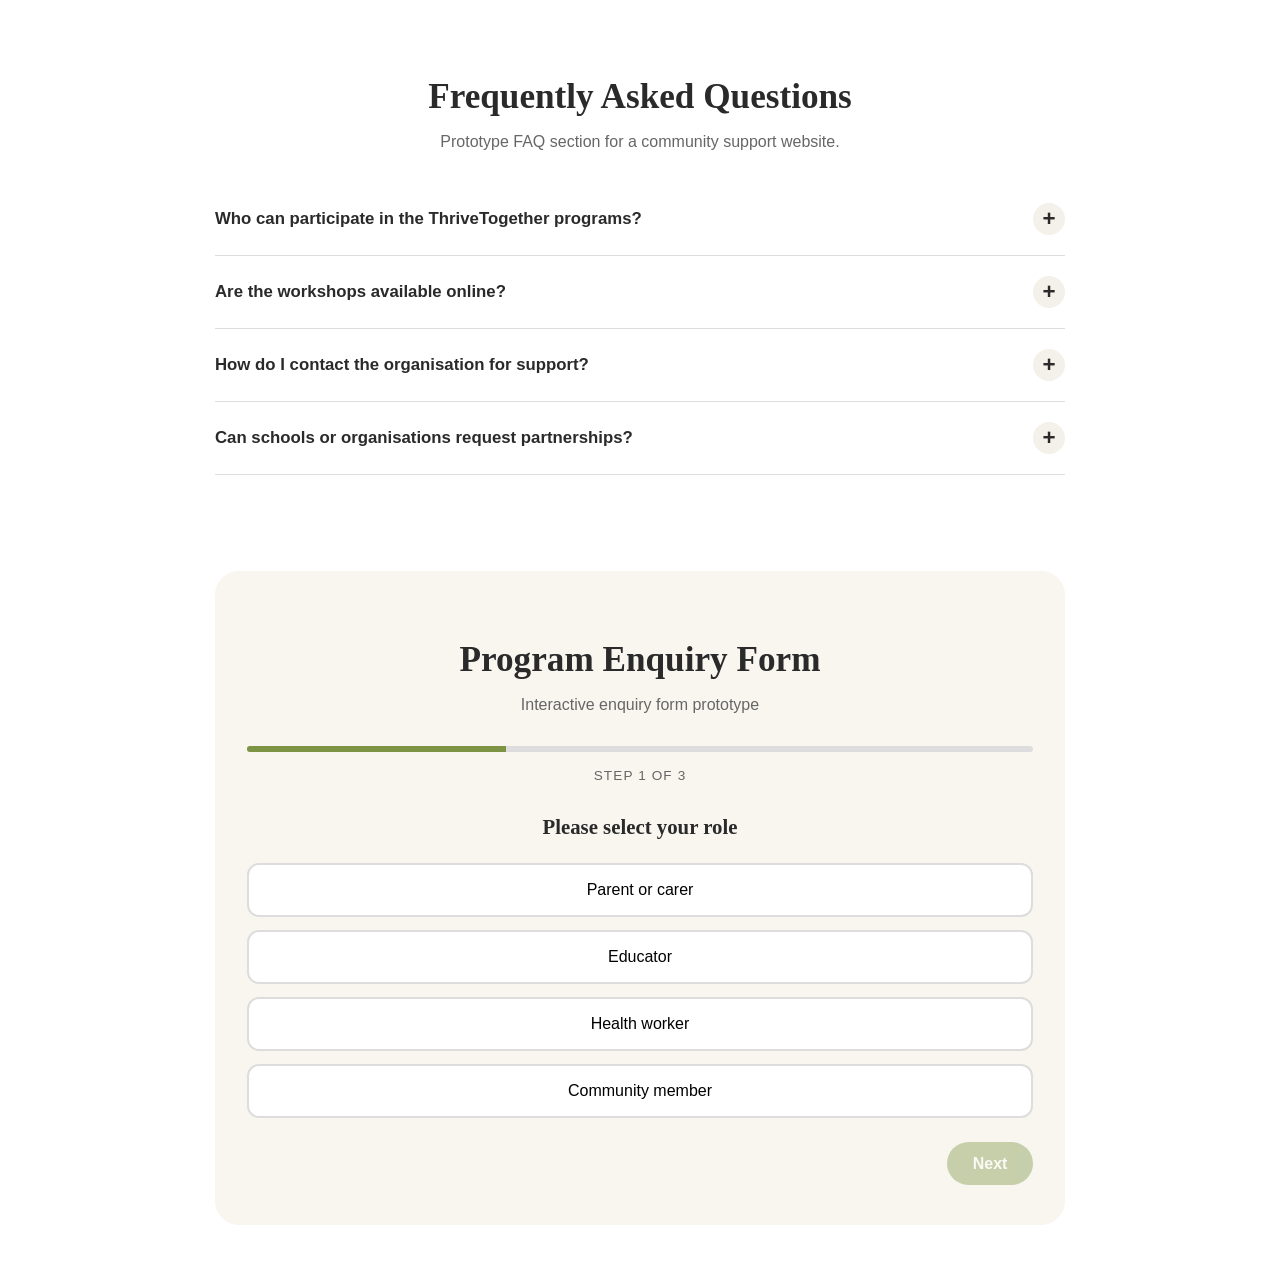
<file: index.html>
<!DOCTYPE html>
<html lang="en">
<head>
  <meta charset="UTF-8">
  <meta name="viewport" content="width=device-width, initial-scale=1.0">
  <title>Enquiry Form and FAQ</title>
  <link rel="stylesheet" href="styles.css">
  <script src="script.js" defer></script>
</head>
<body>

  <section class="tt-faq-wrap">
    <h1 class="tt-faq-title">Frequently Asked Questions</h1>
    <p class="tt-faq-subtitle">Prototype FAQ section for a community support website.</p>

    <div class="tt-faq-item">
      <button class="tt-faq-question" aria-expanded="false">
        <span>Who can participate in the ThriveTogether programs?</span>
        <span class="tt-faq-icon"></span>
      </button>
      <div class="tt-faq-answer">
        <div class="tt-faq-answer-inner">
          ThriveTogether programs are designed for Aboriginal and Torres Strait Islander children,
          families, carers, and community members seeking culturally safe educational and wellbeing support.
        </div>
      </div>
    </div>

    <div class="tt-faq-item">
      <button class="tt-faq-question" aria-expanded="false">
        <span>Are the workshops available online?</span>
        <span class="tt-faq-icon"></span>
      </button>
      <div class="tt-faq-answer">
        <div class="tt-faq-answer-inner">
          Selected workshops and community sessions can be accessed online depending on program availability,
          participant location, and staff capacity.
        </div>
      </div>
    </div>

    <div class="tt-faq-item">
      <button class="tt-faq-question" aria-expanded="false">
        <span>How do I contact the organisation for support?</span>
        <span class="tt-faq-icon"></span>
      </button>
      <div class="tt-faq-answer">
        <div class="tt-faq-answer-inner">
          Community members can contact the organisation through the enquiry form prototype to request
          information about programs, workshops, resources, or referral pathways.
        </div>
      </div>
    </div>

    <div class="tt-faq-item">
      <button class="tt-faq-question" aria-expanded="false">
        <span>Can schools or organisations request partnerships?</span>
        <span class="tt-faq-icon"></span>
      </button>
      <div class="tt-faq-answer">
        <div class="tt-faq-answer-inner">
          Yes. Schools, healthcare providers, and community organisations may submit partnership enquiries
          for collaborative programs, community events, training, or educational resources.
        </div>
      </div>
    </div>
  </section>

    <section class="tt-form-wrap">
    <div class="tt-form-box">
      <h1 class="tt-form-title">Program Enquiry Form</h1>
      <p class="tt-form-subtitle">Interactive enquiry form prototype</p>

      <div class="tt-progress">
        <div class="tt-progress-bar" id="progressBar"></div>
      </div>

      <div class="tt-step-count" id="stepCount">Step 1 of 3</div>

      <div class="tt-step" id="step1">
        <h2 class="tt-question">Please select your role</h2>

        <div class="tt-options" id="roleOptions">
          <button type="button" class="tt-option" data-value="Parent or carer">Parent or carer</button>
          <button type="button" class="tt-option" data-value="Educator">Educator</button>
          <button type="button" class="tt-option" data-value="Health worker">Health worker</button>
          <button type="button" class="tt-option" data-value="Community member">Community member</button>
        </div>

        <div class="tt-nav">
          <span></span>
          <button type="button" class="tt-btn" id="next1" disabled>Next</button>
        </div>
      </div>

      <div class="tt-step tt-hidden" id="step2">
        <h2 class="tt-question">Which area are you interested in?</h2>

        <div class="tt-options" id="programOptions">
          <button type="button" class="tt-option" data-value="Programs">Programs</button>
          <button type="button" class="tt-option" data-value="Resources">Resources</button>
          <button type="button" class="tt-option" data-value="Workshops">Workshops</button>
          <button type="button" class="tt-option" data-value="Partnerships">Partnerships</button>
        </div>

        <div class="tt-nav">
          <button type="button" class="tt-btn tt-btn-ghost" id="back2">Back</button>
          <button type="button" class="tt-btn" id="next2" disabled>Next</button>
        </div>
      </div>

      <div class="tt-step tt-hidden" id="step3">
        <h2 class="tt-question">Your contact details</h2>

        <div class="tt-field">
          <label class="tt-label" for="name">Name</label>
          <input class="tt-input" id="name" type="text">
          <div class="tt-error" id="nameError"></div>
        </div>

        <div class="tt-field">
          <label class="tt-label" for="email">Email</label>
          <input class="tt-input" id="email" type="email">
          <div class="tt-error" id="emailError"></div>
        </div>

        <div class="tt-field">
          <label class="tt-label" for="message">Message</label>
          <textarea class="tt-textarea" id="message"></textarea>
        </div>

        <div class="tt-nav">
          <button type="button" class="tt-btn tt-btn-ghost" id="back3">Back</button>
          <button type="button" class="tt-btn" id="submitBtn">Submit</button>
        </div>
      </div>

      <div class="tt-step tt-hidden" id="confirmStep">
        <div class="tt-confirm">
          <div class="tt-check">✓</div>
          <h2>Enquiry Submitted Successfully</h2>
          <p>Thank you for contacting ThriveTogether.
          Your enquiry has been recorded successfully.</p>
          <p>A summary of your submission is shown below for reference.</p>
          <h3 class="tt-receipt-title">Enquiry Receipt</h3>
          <div class="tt-summary" id="summary"></div>
        </div>
      </div>
    </div>
  </section>

</body>
</html>
</file>
<file: styles.css>
body {
  margin: 0;
  font-family: Arial, sans-serif;
  color: #2A2A2A;
  background: #fff;
}

.tt-form-wrap,
.tt-faq-wrap {
  max-width: 850px;
  margin: 0 auto;
  padding: 3rem 1.25rem;
}

.tt-form-box {
  background: #F8F6EF;
  border-radius: 24px;
  padding: 2.5rem 2rem;
}

.tt-form-title,
.tt-faq-title {
  text-align: center;
  font-size: 2.2rem;
  margin-bottom: 0.5rem;
  font-family: Georgia, serif;
}

.tt-form-subtitle,
.tt-faq-subtitle {
  text-align: center;
  color: #666;
  margin-bottom: 2rem;
}

.tt-progress {
  height: 6px;
  background: #DDD;
  border-radius: 3px;
  overflow: hidden;
  margin-bottom: 1rem;
}

.tt-progress-bar {
  height: 100%;
  width: 33%;
  background: #7C9444;
  transition: width 0.3s ease;
}

.tt-step-count {
  text-align: center;
  color: #666;
  margin-bottom: 2rem;
  font-size: 0.85rem;
  text-transform: uppercase;
  letter-spacing: 0.08em;
}

.tt-question {
  text-align: center;
  font-size: 1.3rem;
  margin-bottom: 1.5rem;
  font-family: Georgia, serif;
}

.tt-options {
  display: flex;
  flex-direction: column;
  gap: 0.8rem;
}

.tt-option {
  background: white;
  border: 2px solid #DDD;
  border-radius: 12px;
  padding: 1rem 1.1rem;
  cursor: pointer;
  font-size: 1rem;
}

.tt-option:hover,
.tt-option.selected {
  border-color: #7C9444;
  background: #EAF0D5;
}

.tt-field {
  margin-bottom: 1rem;
}

.tt-label {
  display: block;
  margin-bottom: 0.4rem;
  font-weight: 600;
}

.tt-input,
.tt-textarea {
  width: 100%;
  box-sizing: border-box;
  border: 2px solid #DDD;
  border-radius: 10px;
  padding: 0.8rem;
  font-size: 1rem;
}

.tt-textarea {
  min-height: 120px;
  resize: vertical;
}

.tt-error {
  color: #C0392B;
  font-size: 0.85rem;
  margin-top: 0.3rem;
  min-height: 1rem;
}

.tt-nav {
  display: flex;
  justify-content: space-between;
  margin-top: 1.5rem;
}

.tt-btn {
  border: none;
  border-radius: 999px;
  background: #7C9444;
  color: white;
  padding: 0.8rem 1.6rem;
  cursor: pointer;
  font-size: 1rem;
  font-weight: 600;
}

.tt-btn:hover {
  background: #667A38;
}

.tt-btn:disabled {
  opacity: 0.4;
  cursor: not-allowed;
}

.tt-btn-ghost {
  background: transparent;
  color: #666;
}

.tt-hidden {
  display: none !important;
}

.tt-confirm {
  text-align: center;
}

.tt-check {
  width: 80px;
  height: 80px;
  background: #7C9444;
  color: white;
  border-radius: 50%;
  display: flex;
  align-items: center;
  justify-content: center;
  margin: 0 auto 1.5rem;
  font-size: 2.2rem;
}

.tt-summary {
  background: white;
  border-radius: 14px;
  padding: 1.25rem;
  margin-top: 1.5rem;
  text-align: left;
}

.tt-summary-row {
  display: flex;
  justify-content: space-between;
  border-bottom: 1px solid #EEE;
  padding: 0.5rem 0;
  gap: 1rem;
}

.tt-summary-row:last-child {
  border-bottom: none;
}

.tt-faq-item {
  border-bottom: 1px solid #ddd;
}

.tt-faq-item:first-child {
  border-top: 1px solid #ddd;
}

.tt-faq-question {
  width: 100%;
  background: white;
  border: none;
  padding: 1.25rem 0;
  text-align: left;
  cursor: pointer;
  display: flex;
  justify-content: space-between;
  align-items: center;
  gap: 1rem;
  font-size: 1.05rem;
  font-weight: 600;
  color: #2A2A2A;
}

.tt-faq-question:hover {
  color: #7C9444;
}

.tt-faq-icon {
  width: 32px;
  height: 32px;
  border-radius: 50%;
  background: #F3F1E9;
  display: flex;
  align-items: center;
  justify-content: center;
  flex-shrink: 0;
  transition: all 0.3s ease;
}

.tt-faq-icon::before {
  content: "+";
  font-size: 1.4rem;
}

.tt-faq-question[aria-expanded="true"] .tt-faq-icon {
  background: #7C9444;
  color: white;
  transform: rotate(45deg);
}

.tt-faq-answer {
  max-height: 0;
  overflow: hidden;
  transition: max-height 0.35s ease;
}

.tt-faq-answer-inner {
  padding: 0 0 1.5rem;
  color: #555;
  line-height: 1.7;
}

@media (max-width: 640px) {
  .tt-form-title,
  .tt-faq-title {
    font-size: 1.8rem;
  }

  .tt-form-box {
    padding: 2rem 1.25rem;
  }

  .tt-summary-row {
    flex-direction: column;
    gap: 0.25rem;
  }

  .tt-faq-question {
    font-size: 1rem;
  }

  @media (max-width: 768px) {
  body {
    padding: 0;
  }

  .tt-form-wrap,
  .tt-faq-wrap {
    padding: 2rem 1rem;
  }

  .tt-form-box {
    padding: 1.5rem 1rem;
    border-radius: 16px;
  }

  .tt-form-title,
  .tt-faq-title {
    font-size: 1.7rem;
  }

  .tt-form-subtitle,
  .tt-faq-subtitle {
    font-size: 0.95rem;
  }

  .tt-question {
    font-size: 1.15rem;
  }

  .tt-option,
  .tt-btn,
  .tt-input,
  .tt-textarea {
    font-size: 0.95rem;
  }

  .tt-nav {
    flex-direction: column;
    gap: 0.8rem;
  }

  .tt-btn {
    width: 100%;
  }

  .tt-summary-row {
    flex-direction: column;
    align-items: flex-start;
  }

  .tt-faq-question {
    font-size: 0.95rem;
    align-items: flex-start;
  }
  }

  .tt-faq-wrap {
    padding-bottom: 1rem;
  }

  .tt-form-wrap {
    padding-top: 1rem;
  }
  .tt-receipt-title {
    margin-top: 2rem;
    margin-bottom: 1rem;
    font-size: 1.3rem;
    color: #2A2A2A;
    font-family: Georgia, serif;
  }
}
</file>
